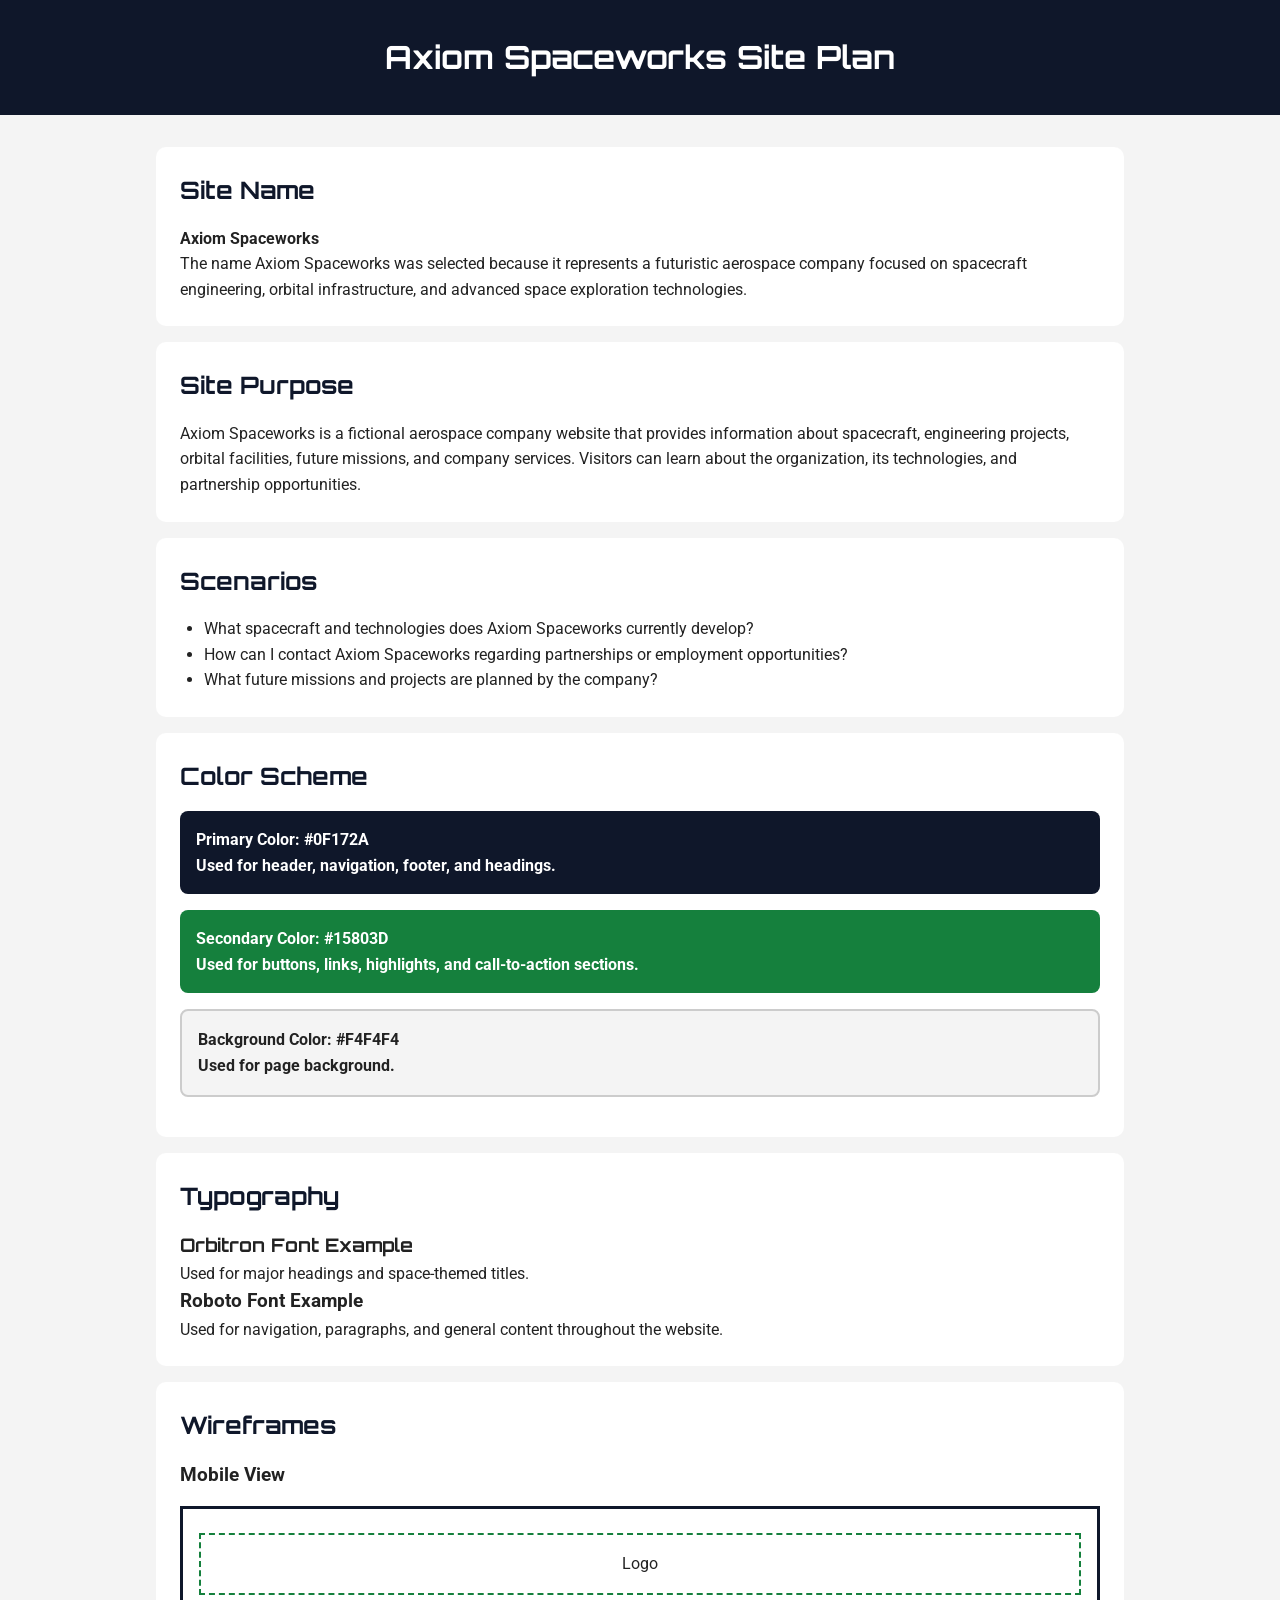
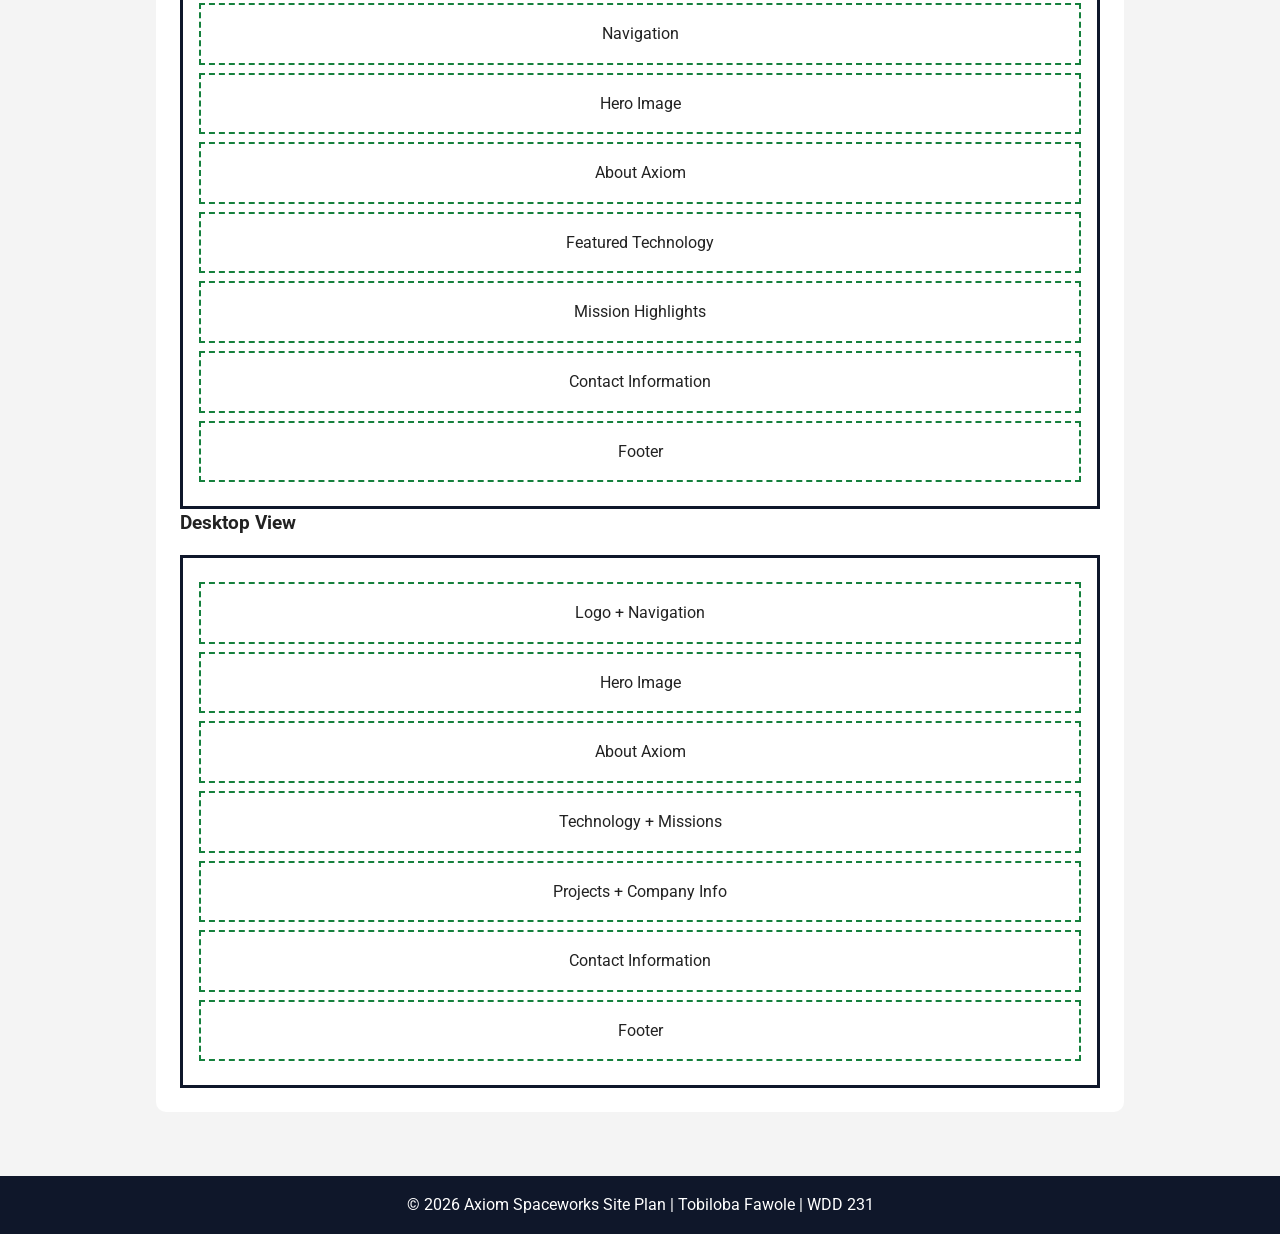
<file: siteplan.html>
<!DOCTYPE html>
<html lang="en">
<head>
    <meta charset="UTF-8">
    <meta name="viewport" content="width=device-width, initial-scale=1.0">
    <title>Axiom Spaceworks Site Plan</title>
    <meta name="description" content="Site plan for the Axiom Spaceworks website project.">
    <meta name="author" content="Tobiloba Fawole">

    <link rel="preconnect" href="https://fonts.googleapis.com">
    <link rel="preconnect" href="https://fonts.gstatic.com" crossorigin>
    <link href="https://fonts.googleapis.com/css2?family=Orbitron:wght@400;600;700&family=Roboto:wght@300;400;500;700&display=swap" rel="stylesheet">

    <link rel="stylesheet" href="styles/siteplan.css">
</head>
<body>

<header>
    <h1>Axiom Spaceworks Site Plan</h1>
</header>

<main>

<section>
    <h2>Site Name</h2>
    <p><strong>Axiom Spaceworks</strong></p>
    <p>
        The name Axiom Spaceworks was selected because it represents a futuristic
        aerospace company focused on spacecraft engineering, orbital infrastructure,
        and advanced space exploration technologies.
    </p>
</section>

<section>
    <h2>Site Purpose</h2>
    <p>
        Axiom Spaceworks is a fictional aerospace company website that provides
        information about spacecraft, engineering projects, orbital facilities,
        future missions, and company services. Visitors can learn about the
        organization, its technologies, and partnership opportunities.
    </p>
</section>

<section>
    <h2>Scenarios</h2>
    <ul>
        <li>What spacecraft and technologies does Axiom Spaceworks currently develop?</li>
        <li>How can I contact Axiom Spaceworks regarding partnerships or employment opportunities?</li>
        <li>What future missions and projects are planned by the company?</li>
    </ul>
</section>

<section>
    <h2>Color Scheme</h2>

    <div class="color-box primary">
        Primary Color: #0F172A
        <br>
        Used for header, navigation, footer, and headings.
    </div>

    <div class="color-box secondary">
        Secondary Color: #15803D
        <br>
        Used for buttons, links, highlights, and call-to-action sections.
    </div>

    <div class="color-box background">
        Background Color: #F4F4F4
        <br>
        Used for page background.
    </div>
</section>

<section>
    <h2>Typography</h2>

    <h3 class="orbitron">Orbitron Font Example</h3>
    <p>Used for major headings and space-themed titles.</p>

    <h3>Roboto Font Example</h3>
    <p>
        Used for navigation, paragraphs, and general content throughout the website.
    </p>
</section>

<section>
    <h2>Wireframes</h2>

    <h3>Mobile View</h3>

    <div class="wireframe mobile">
        <div>Logo</div>
        <div>Navigation</div>
        <div>Hero Image</div>
        <div>About Axiom</div>
        <div>Featured Technology</div>
        <div>Mission Highlights</div>
        <div>Contact Information</div>
        <div>Footer</div>
    </div>

    <h3>Desktop View</h3>

    <div class="wireframe desktop">
        <div>Logo + Navigation</div>
        <div>Hero Image</div>
        <div>About Axiom</div>
        <div>Technology + Missions</div>
        <div>Projects + Company Info</div>
        <div>Contact Information</div>
        <div>Footer</div>
    </div>
</section>

</main>

<footer>
    <p>© 2026 Axiom Spaceworks Site Plan | Tobiloba Fawole | WDD 231</p>
</footer>

</body>
</html>
</file>
<file: styles/siteplan.css>
* {
    margin: 0;
    padding: 0;
    box-sizing: border-box;
}

body {
    font-family: 'Roboto', sans-serif;
    background-color: #F4F4F4;
    color: #222222;
    line-height: 1.6;
}

header {
    background-color: #0F172A;
    color: white;
    text-align: center;
    padding: 2rem;
}

h1,
h2 {
    font-family: 'Orbitron', sans-serif;
}

main {
    max-width: 1000px;
    margin: auto;
    padding: 1rem;
}

section {
    background: white;
    margin: 1rem 0;
    padding: 1.5rem;
    border-radius: 10px;
}

h2 {
    color: #0F172A;
    margin-bottom: 1rem;
}

ul {
    margin-left: 1.5rem;
}

.color-box {
    padding: 1rem;
    margin: 1rem 0;
    border-radius: 8px;
    font-weight: bold;
}

.primary {
    background-color: #0F172A;
    color: white;
}

.secondary {
    background-color: #15803D;
    color: white;
}

.background {
    background-color: #F4F4F4;
    border: 2px solid #ccc;
}

.orbitron {
    font-family: 'Orbitron', sans-serif;
}

.wireframe {
    border: 3px solid #0F172A;
    padding: 1rem;
    margin-top: 1rem;
}

.wireframe div {
    border: 2px dashed #15803D;
    padding: 1rem;
    margin: .5rem 0;
    text-align: center;
}

footer {
    background-color: #0F172A;
    color: white;
    text-align: center;
    padding: 1rem;
    margin-top: 2rem;
}
</file>
